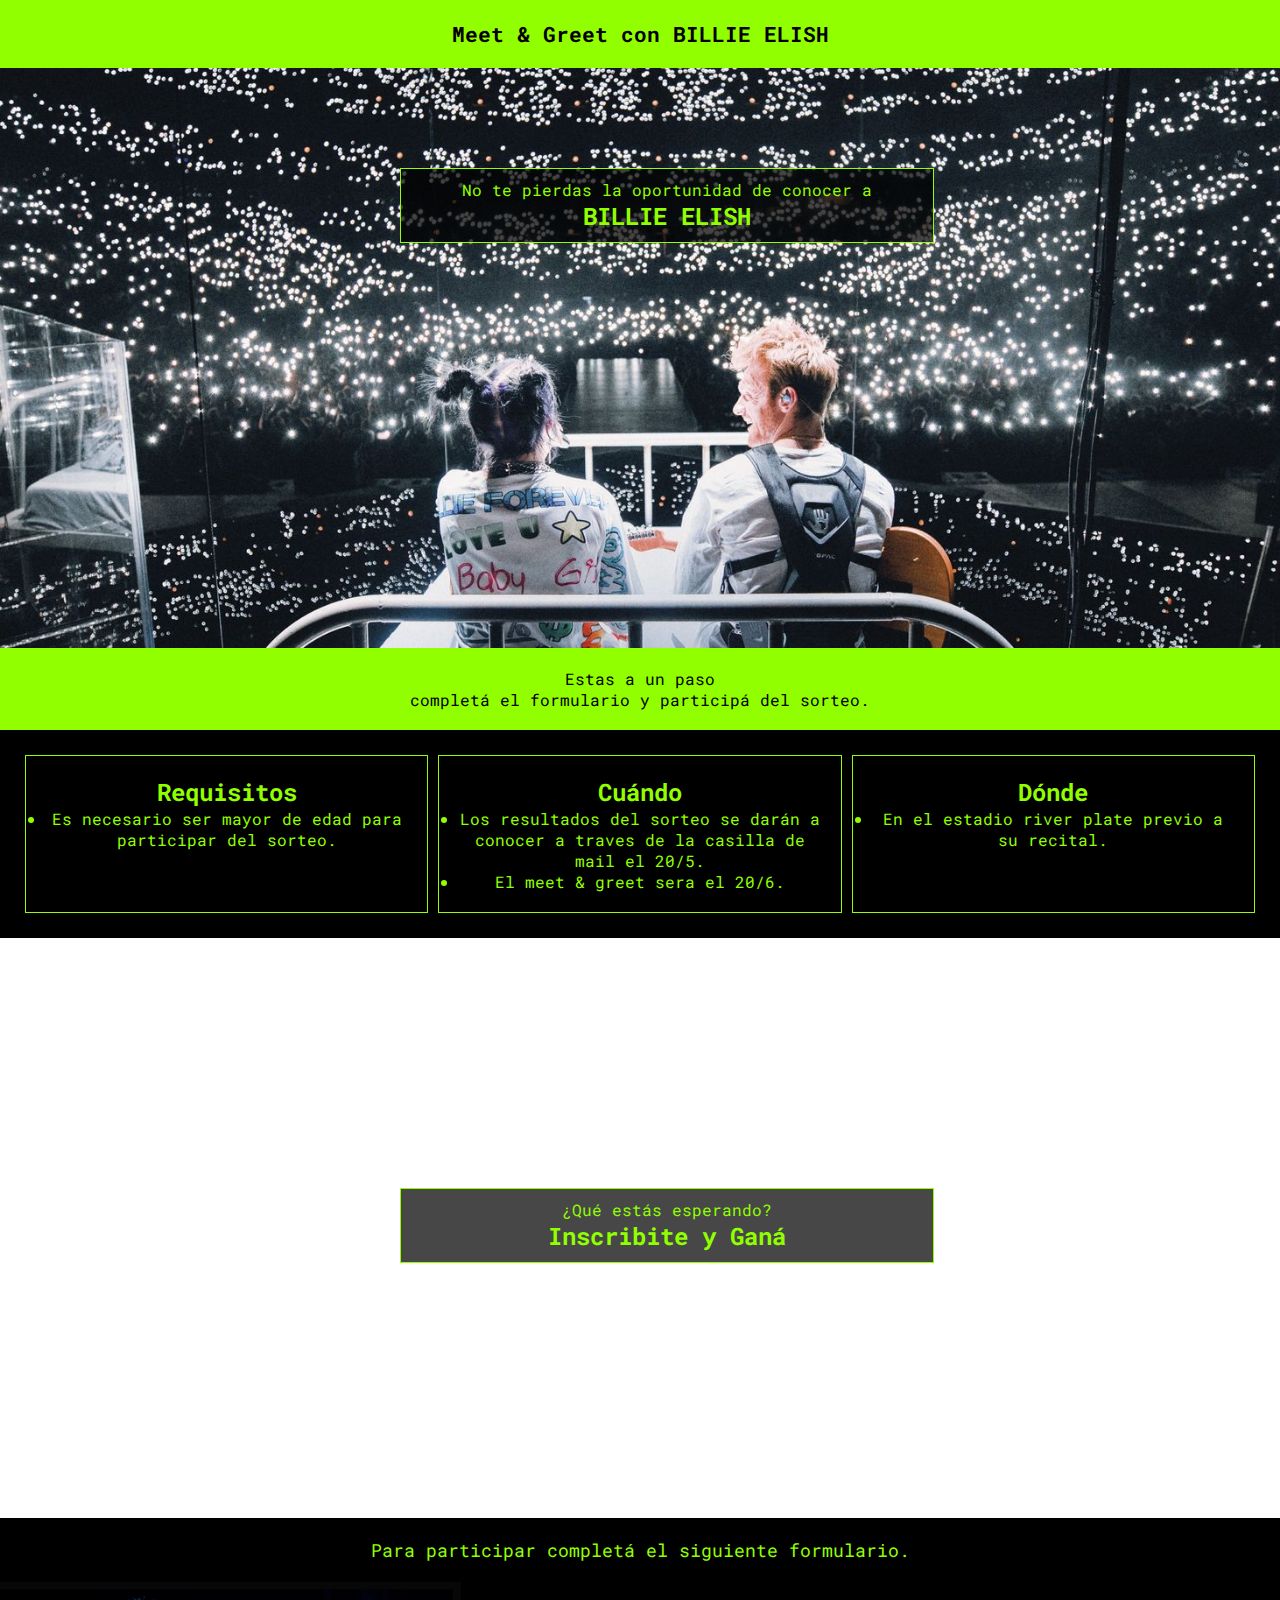
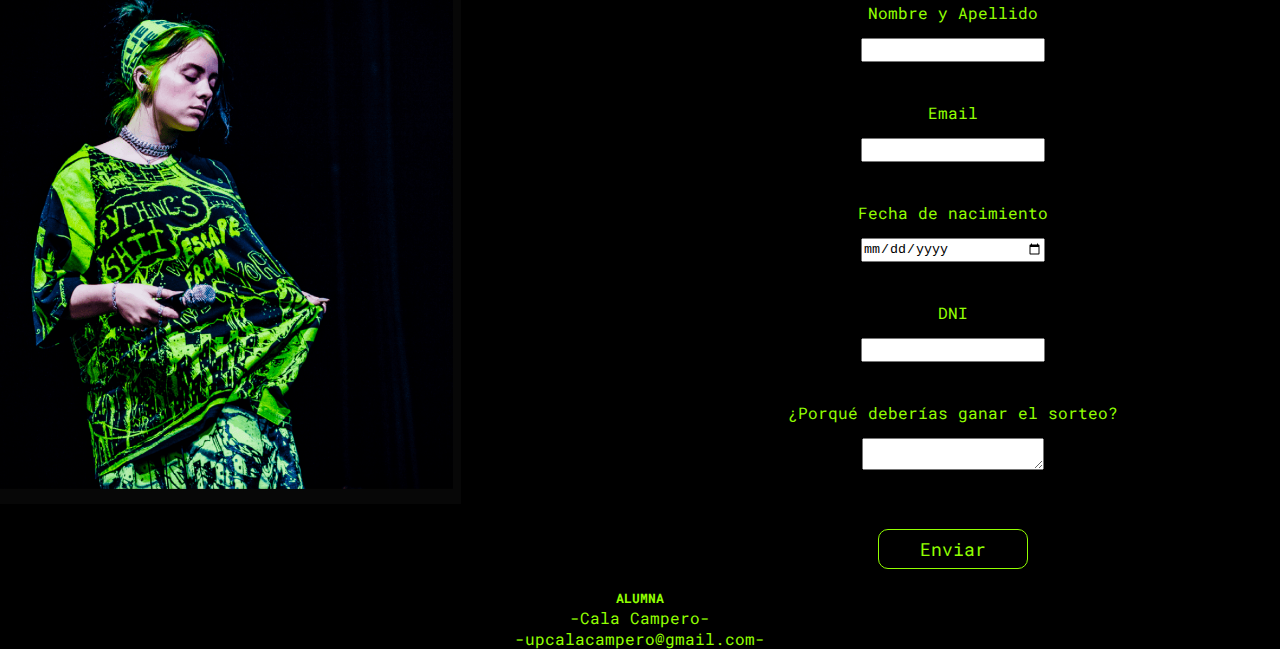
<file: meetbillie/index.html>
<!DOCTYPE html>
<html lang="en">
<head>
    <meta charset="UTF-8">
    <meta name="viewport" content="width=device-width, initial-scale=1.0">
    <title>Meet & Greet con Billie Elish</title>
    <link rel="preconnect" href="https://fonts.googleapis.com">
    <link rel="preconnect" href="https://fonts.gstatic.com" crossorigin>
    <link href="https://fonts.googleapis.com/css2?family=Roboto+Mono&display=swap" rel="stylesheet">
    <link rel="stylesheet" href="css/estilos.css">
</head>
<body>
    <header>
        <h3>Meet & Greet con BILLIE ELISH</h3>
    </header>

    <div class="fondoimagen1">
        <div class="texto1">
        <p> No te pierdas la oportunidad de conocer a </p>
        <h2>BILLIE ELISH </h2>
        </div>
    </div>

    <div class="pausa1">
        <p> Estas a un paso</p>
        <p>completá el formulario y participá del sorteo.</p>
    </div>

    <div class="info">
        <div> 
            <h2>Requisitos</h2>
            <li>Es necesario ser mayor de edad para participar del sorteo. </li>
        </div>    
        <div> 
            <h2>Cuándo</h2>
            <li>Los resultados del sorteo se darán a conocer a traves de la casilla de mail el 20/5.</li>
            <li>El meet & greet sera el 20/6.</li>
        </div>
        <div> 
            <h2>Dónde</h2>
            <li>En el estadio river plate previo a su recital.</li>
        </div>
    </div>
     
    <div class="fondoimagen2">
        <div class="texto2">
        <p> ¿Qué estás esperando? </p>
        <h2> Inscribite y Ganá </h2>
        </div>
    </div>

    <div class="pausa2">
        <p>Para participar completá el siguiente formulario. </p>  
    </div>

    <form action="respuesta.html" method="get">

        <div class="foto2">
            <img src="css/img/foto2.jpg" class="foto2" alt="m&tbillie">
        </div>

        <div class="formulario">
        <div>
            <label>
                <p> Nombre y Apellido </p>
                <input type="nombre" name="nombre" required>
            </label>
        </div>

        <div> 
            <label>    
                  <p> Email </p> 
                    <input type=”email” name=”email” required> 
            </label>  
        </div>

        <div>
            <label>
                <p>Fecha de nacimiento</p>
                <input type="date" name = “fecha” min = 1953-01-01 max=2005-01-01 required>
            </label>
        </div>

        <div>
            <label>
                <p> DNI </p>
                <input type="numbers" name="DNI" required>
            </label>
        </div>

        <div>
            <label>
                <P> ¿Porqué deberías ganar el sorteo? </p>
                <textarea name = “porque” class="porque" required> </textarea></p>
             </label>
        </div>

        <div> 
            <input type="submit" class="boton" value="Enviar" required>
        </div>
        </div>
    </form> 
   
</body>

<footer>
    <div>
        <h5>ALUMNA</h5>
        <p>-Cala Campero-</p>
        <p>-upcalacampero@gmail.com-</p>
    </div>
</footer>
</html>
</file>
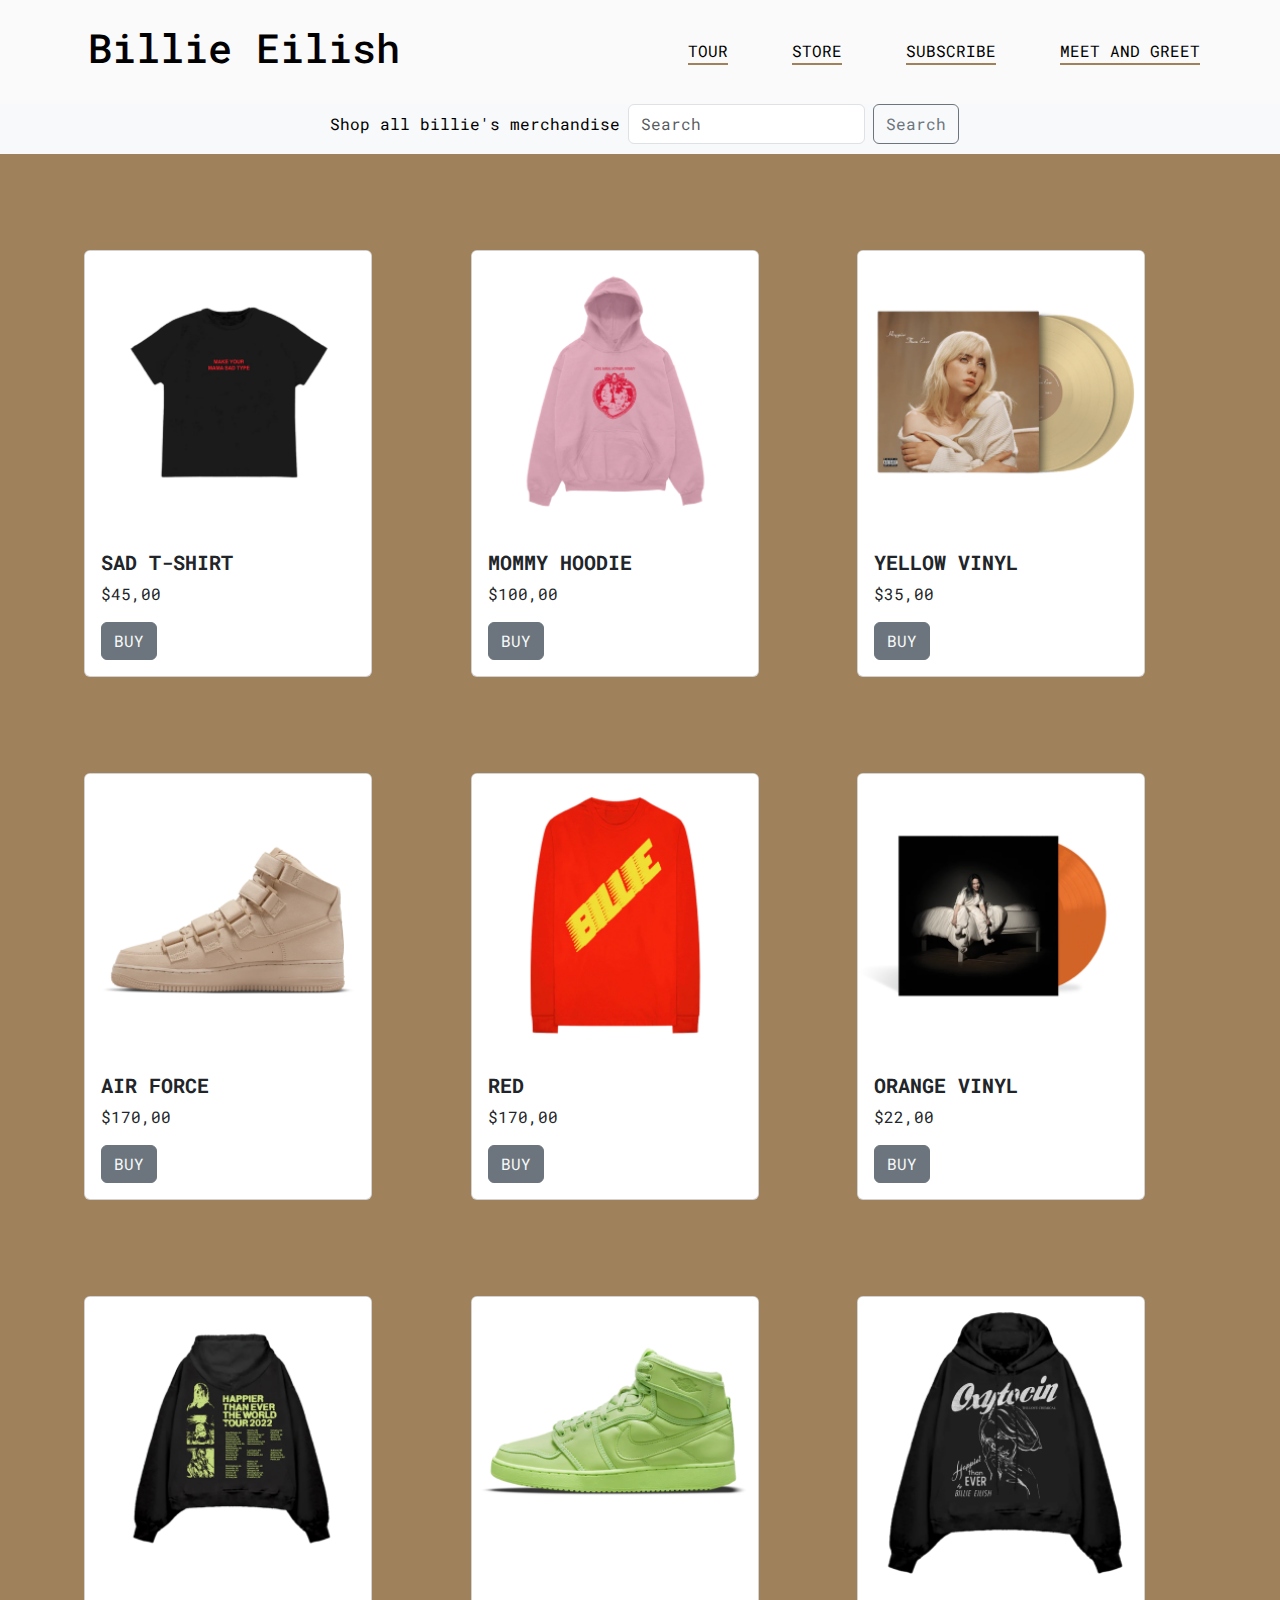
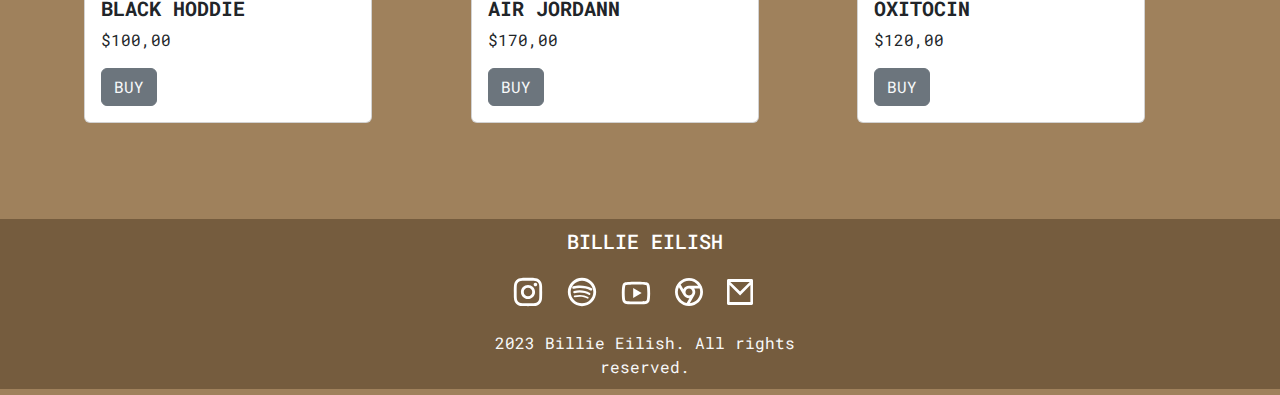
<file: store.html>
<!DOCTYPE html>
<html lang="en">
<head>
    <meta charset="UTF-8">
    <meta http-equiv="X-UA-Compatible" content="IE=edge">
    <meta name="viewport" content="width=device-width, initial-scale=1.0">
    <link rel="stylesheet" href="https://cdn.jsdelivr.net/npm/bootstrap@5.3.0/dist/css/bootstrap.min.css">
    <link rel="stylesheet" href="css/estilos.css">
    <title>Billie Eilish</title>
    <link rel="preconnect" href="https://fonts.googleapis.com">
    <link rel="preconnect" href="https://fonts.gstatic.com" crossorigin>
    <link href="https://fonts.googleapis.com/css2?family=Roboto+Mono&display=swap" rel="stylesheet">

</head>
<body>
  <header class="container-fluid barra1 ">
    <nav class="navbar navbar-expand-lg">
        <div class="container-fluid">
          <a class="navbar-brand logo p-3 ms-5" href="index.html">
            <h1> Billie Eilish </h1>
          </a>
          <button class="navbar-toggler" type="button" data-bs-toggle="collapse" data-bs-target="#navbarNavAltMarkup" 
          aria-controls="navbarNavAltMarkup" aria-expanded="false" aria-label="Toggle navigation">
            <span class="navbar-toggler-icon"></span>
          </button>
          <div class="collapse navbar-collapse justify-content-end" id="navbarNavAltMarkup">
            <div class="navbar-nav">
              <a class="nav-link active me-5" href="#tours">TOUR</a>
              <a class="nav-link active me-5" href="store.html">STORE</a>
              <a class="nav-link active me-5" href="suscribe.html">SUBSCRIBE</a>
              <a class="nav-link active me-5" href="meetbillie/index.html" target="_blank">MEET AND GREET</a>
            </div>
          </div>
        </div>
    </nav>
  </header>
    
    <div class="search bg-body-tertiary">
        <div class="container-fluid d-flex justify-content-center ">
          <a class="navbar-brand p-2">Shop all billie's merchandise</a>
          <form class="btnsearch d-flex" role="search">
            <input class="form-control me-2" type="search" placeholder="Search" aria-label="Search">
            <button class="btn btn-outline-secondary" type="submit">Search</button>
          </form>
        </div>
    </div>

    <section id="store" class="container-fluid">
      <div class="row gx-5 m-5">
        <div class="col-lg-4 col-md-6 col-sm-12  pt-5 pb-5">
          <div class="card" style="width: 18rem;">
            <img src="css/img/remera1.png" class="card-img-top" alt="storebillie">
            <div class="card-body">
              <h5 class="card-title">SAD T-SHIRT</h5>
              <p class="card-text">$45,00</p>
              <a href="#" class="btn text-light btn-secondary">BUY</a>
            </div>
          </div>
        </div>
        <div class="col-lg-4 col-md-6 col-sm-12  pt-5 pb-5">
          <div class="card" style="width: 18rem;">
          <img src="css/img/buzo1.png" class="card-img-top" alt="storebillie">
            <div class="card-body">
              <h5 class="card-title">MOMMY HOODIE</h5>
              <p class="card-text">$100,00</p>
              <a href="#" class="btn text-light btn-secondary">BUY</a>
            </div>
          </div>
        </div>
        <div class="col-lg-4 col-md-6 col-sm-12  pt-5 pb-5">
          <div class="card" style="width: 18rem;">
            <img src="css/img/disco1.png" class="card-img-top" alt="storebillie">
            <div class="card-body">
              <h5 class="card-title">YELLOW VINYL</h5>
              <p class="card-text">$35,00</p>
              <a href="#" class="btn text-light btn-secondary">BUY</a>
            </div>
          </div>
        </div>
        <div class="col-lg-4 col-md-6 col-sm-12  pt-5 pb-5">
          <div class="card" style="width: 18rem;">
            <img src="css/img/zapas1.png" class="card-img-top" alt="storebillie">
            <div class="card-body">
              <h5 class="card-title">AIR FORCE</h5>
              <p class="card-text">$170,00</p>
              <a href="#" class="btn text-light btn-secondary">BUY</a>
            </div>
          </div>
        </div>
        <div class="col-lg-4 col-md-6 col-sm-12  pt-5 pb-5">
          <div class="card" style="width: 18rem;">
            <img src="css/img/buzo4.png" class="card-img-top" alt="storebillie">
            <div class="card-body">
              <h5 class="card-title">RED</h5>
              <p class="card-text">$170,00</p>
              <a href="#" class="btn text-light btn-secondary">BUY</a>
            </div>
          </div>
        </div>
        <div class="col-lg-4 col-md-6 col-sm-12  pt-5 pb-5">
          <div class="card" style="width: 18rem;">
            <img src="css/img/disco2.png" class="card-img-top" alt="storebillie">
            <div class="card-body">
              <h5 class="card-title">ORANGE VINYL</h5>
              <p class="card-text">$22,00</p>
              <a href="#" class="btn text-light btn-secondary">BUY</a>
            </div>
          </div>
        </div>
        <div class="col-lg-4 col-md-6 col-sm-12  pt-5 pb-5">
          <div class="card" style="width: 18rem;">
            <img src="css/img/buzo2.png" class="card-img-top" alt="storebillie">
            <div class="card-body">
              <h5 class="card-title">BLACK HODDIE</h5>
              <p class="card-text">$100,00</p>
              <a href="#" class="btn text-light btn-secondary">BUY</a>
            </div>
          </div>
        </div>
        <div class="col-lg-4 col-md-6 col-sm-12  pt-5 pb-5">
          <div class="card" style="width: 18rem;">
            <img src="css/img/zapas2.png" class="card-img-top" alt="storebillie">
              <div class="card-body">
              <h5 class="card-title">AIR JORDANN</h5>
              <p class="card-text">$170,00</p>
              <a href="#" class="btn text-light btn-secondary">BUY</a>
            </div>
          </div>
        </div>
        <div class="col-lg-4 col-md-6 col-sm-12  pt-5 pb-5">
          <div class="card" style="width: 18rem;">
            <img src="css/img/buzo3.png" class="card-img-top" alt="storebillie">
             <div class="card-body">
              <h5 class="card-title">OXITOCIN</h5>
              <p class="card-text">$120,00</p>
              <a href="#" class="btn text-light btn-secondary">BUY</a>
            </div>
          </div>
        </div>
      </div>

    </section>
   




</body>

<footer class="bg1 text-light">
  <div class="container p-4"></div>
  <div class="container-fluid ">
      <div class="titulo text-center m-3 text-light">
      <a href="https://www.billieeilish.com/#/"  target="_blank"> <h5>BILLIE EILISH</h5></a>
      </div>
      <div class="redesfooter d-flex justify-content-center align-items-center pt-2 pb-4">
        <div class="pe-4">
          <a  href="https://www.instagram.com/billieeilish/" target="_blank">
              <img src="css/img/instagram.svg" alt="Instagram">
          </a>
        </div>
        <div class="pe-4">
          <a href="https://open.spotify.com/artist/6qqNVTkY8uBg9cP3Jd7DAH?si=R07MZWVcR2-jIknGakrWJg" target="_blank">
              <img src="css/img/spotify.svg" alt="Spotify">
          </a>
        </div>
        <div class="pe-4">
          <a  href="https://www.youtube.com/@BillieEilish/about" target="_blank">
              <img src="css/img/youtube.svg" alt="Youtube">
          </a>
        </div>
        <div class="pe-4">
          <a href="https://www.billieeilish.com/#/" target="_blank">
              <img src="css/img/google.svg" alt="Gmail">
          </a>
        </div>
        <div class="pe-4">
          <a href="mailto:billieeilish.com" target="_blank">
              <img src="css/img/mail.svg" alt="google">
          </a>
        </div>
    </div>
    <div class="contenidofooter text-center color1">
        <p>2023 Billie Eilish. All rights reserved.</p>
    </div>
  </div>
  <div class="container p-3"></div>
</footer>

<script src="https://cdn.jsdelivr.net/npm/bootstrap@5.3.0/dist/js/bootstrap.bundle.min.js"
integrity="sha384-geWF76RCwLtnZ8qwWowPQNguL3RmwHVBC9FhGdlKrxdiJJigb/j/68SIy3Te4Bkz" 
crossorigin="anonymous">
</script>
</html>
</file>
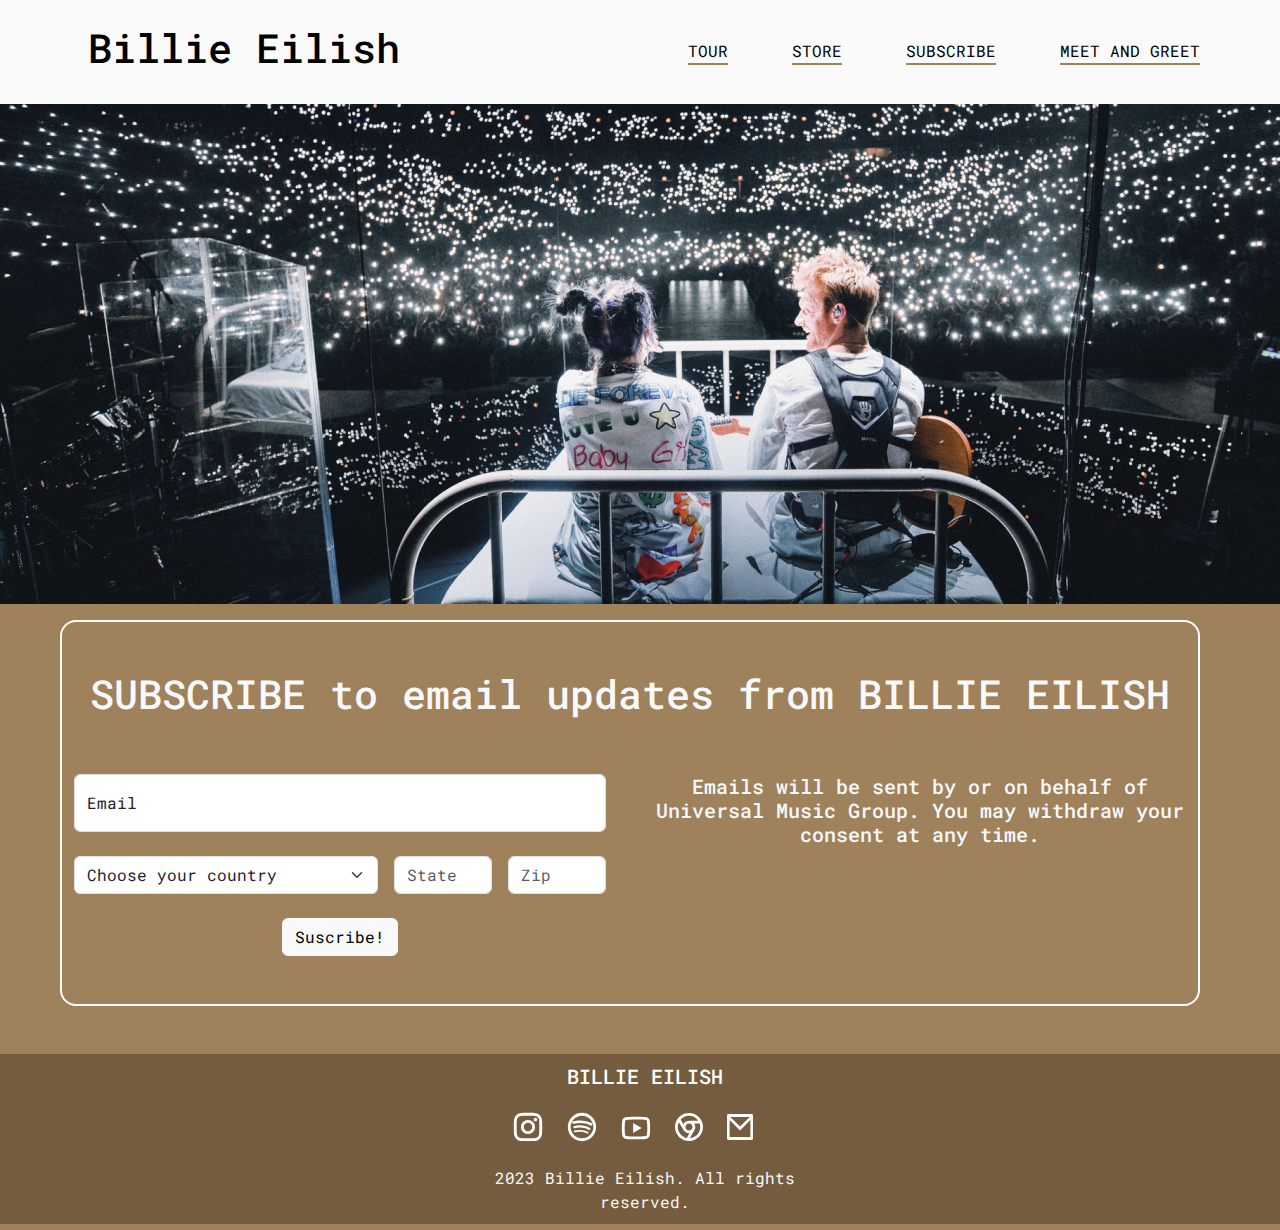
<file: suscribe.html>
<!DOCTYPE html>
<html lang="en">
<head>
    <meta charset="UTF-8">
    <meta http-equiv="X-UA-Compatible" content="IE=edge">
    <meta name="viewport" content="width=device-width, initial-scale=1.0">
    <link rel="stylesheet" href="https://cdn.jsdelivr.net/npm/bootstrap@5.3.0/dist/css/bootstrap.min.css">
    <link rel="stylesheet" href="css/estilos.css">
    <title>Billie Eilish</title>
    <link rel="preconnect" href="https://fonts.googleapis.com">
    <link rel="preconnect" href="https://fonts.gstatic.com" crossorigin>
    <link href="https://fonts.googleapis.com/css2?family=Roboto+Mono&display=swap" rel="stylesheet">

</head>
<body>
  <header class="container-fluid barra1 ">
    <nav class="navbar navbar-expand-lg">
        <div class="container-fluid">
          <a class="navbar-brand logo p-3 ms-5" href="index.html">
            <h1> Billie Eilish </h1>
          </a>
          <button class="navbar-toggler" type="button" data-bs-toggle="collapse" data-bs-target="#navbarNavAltMarkup" 
          aria-controls="navbarNavAltMarkup" aria-expanded="false" aria-label="Toggle navigation">
            <span class="navbar-toggler-icon"></span>
          </button>
          <div class="collapse navbar-collapse justify-content-end" id="navbarNavAltMarkup">
            <div class="navbar-nav">
              <a class="nav-link active me-5" href="#tours">TOUR</a>
              <a class="nav-link active me-5" href="store.html">STORE</a>
              <a class="nav-link active me-5" href="suscribe.html">SUBSCRIBE</a>
              <a class="nav-link active me-5" href="meetbillie/index.html" target="_blank">MEET AND GREET</a>
            </div>
          </div>
        </div>
    </nav>
</header>

</body>
<section id="imagenes">
    <div id="carouselExampleSlidesOnly" class="carousel slide" data-bs-ride="carousel">
        <div class="carousel-inner">
          <div class="carousel-item active">
            <img src="css/img/foto1.png" class="d-block " alt="sitiobillie">
          </div>
          <div class="carousel-item">
            <img src="css/img/foto2.png" class="d-block " alt="sitiobillie">
          </div>
          <div class="carousel-item">
            <img src="css/img/foto3.png" class="d-block " alt="sitiobillie">
          </div>
        </div>
      </div>
</section>

<section id="suscribe" class="container-fluid">
    <div class="container m-5 mt-3 border border-white border-2 rounded-4 ">
        <div class="row gx-5 gy-5 mb-5 mt-0"> 
          <div class="col-12 text-center text-light">
            <h1>SUBSCRIBE to email updates from BILLIE EILISH</h1>
          </div>
            <div class="col-md-6 col-sm-12">
                <div class="form">
                    <form name="contact" class="form-floating" netlify >
                        <input type="email" class="form-control" id="floatingInputValue" placeholder="name@example.com" required>
                        <label for="floatingInputValue">Email</label>
                            
                        <div class="row g-3 mt-2">
                            <div class="col-sm-7">
                                <div class="col-12">
                                <label class="visually-hidden" for="inlineFormSelectPref" required>Preference</label>
                                <select class="form-select" id="inlineFormSelectPref" required>
                                  <option selected>Choose your country</option>
                                  <option value="1">Argentina</option>
                                  <option value="2">USA</option>
                                  <option value="3">Spain</option>
                                </select>
                              </div>
                            </div>
                            <div class="col-sm">
                              <input type="text" class="form-control" placeholder="State" aria-label="State " required>
                            </div>
                            <div class="col-sm justify-content-center">
                              <input type="text" class="form-control" placeholder="Zip" aria-label="Zip" required>
                            </div>
                          </div>
                          <div class="col-12 mt-4 text-center">
                            <button type="submit" class="btn btn-light">Suscribe!</button>
                          </div>
                      </form>
                </div>    
            </div>
            <div class="col-md-6 col-sm-12">
                <div class="info text-light text-center" style="font-weight: bold">
                    <h5>Emails will be sent by or on behalf of Universal Music Group. You may withdraw your consent at any time. </h5>
                </div>    
            </div>

        </div>
    </div>


</section>


  <footer class="bg1 text-light">
    <div class="container p-4"></div>
    <div class="container-fluid ">
        <div class="titulo text-center m-3 text-light">
        <a href="https://www.billieeilish.com/#/"  target="_blank"> <h5>BILLIE EILISH</h5></a>
        </div>
        <div class="redesfooter d-flex justify-content-center align-items-center pt-2 pb-4">
          <div class="pe-4">
            <a  href="https://www.instagram.com/billieeilish/" target="_blank">
                <img src="css/img/instagram.svg" alt="Instagram">
            </a>
          </div>
          <div class="pe-4">
            <a href="https://open.spotify.com/artist/6qqNVTkY8uBg9cP3Jd7DAH?si=R07MZWVcR2-jIknGakrWJg" target="_blank">
                <img src="css/img/spotify.svg" alt="Spotify">
            </a>
          </div>
          <div class="pe-4">
            <a  href="https://www.youtube.com/@BillieEilish/about" target="_blank">
                <img src="css/img/youtube.svg" alt="Youtube">
            </a>
          </div>
          <div class="pe-4">
            <a href="https://www.billieeilish.com/#/" target="_blank">
                <img src="css/img/google.svg" alt="Gmail">
            </a>
          </div>
          <div class="pe-4">
            <a href="mailto:billieeilish.com" target="_blank">
                <img src="css/img/mail.svg" alt="google">
            </a>
          </div>
      </div>
      <div class="contenidofooter text-center color1">
          <p>2023 Billie Eilish. All rights reserved.</p>
      </div>
    </div>
    <div class="container p-3"></div>
  </footer>

<script src="https://cdn.jsdelivr.net/npm/bootstrap@5.3.0/dist/js/bootstrap.bundle.min.js"
integrity="sha384-geWF76RCwLtnZ8qwWowPQNguL3RmwHVBC9FhGdlKrxdiJJigb/j/68SIy3Te4Bkz" 
crossorigin="anonymous">
</script>
</html>
</file>
<file: meetbillie/css/estilos.css>
*{margin : 0 ; padding: 0}

body{ font-family: 'Roboto Mono', monospace;}
header{ background-size : 100% auto ; background-color: rgb(145, 255, 0); 
    color:rgb(0, 0, 0);height: auto;text-align: center; justify-content: center; padding: 20px; font-size: large;}


.fondoimagen1{position: relative;  background-attachment: fixed; text-align: center; justify-content: center; align-items: center;
    background-image: url('img/fondo1.jpg'); background-size : cover; min-height: 20vh;
    background-repeat : no-repeat ; background-position: center ; padding: 0 0 400px 0; text-decoration: none;} 

.texto1{color:rgb(145, 255, 0);justify-content: right; text-align: center; border: solid 1.5px; 
    padding: 10px; width: 40%; margin:auto; margin-top:140px; background-color: rgba(0, 0, 0, 0.723);position: absolute; 
    margin-left: 400px ;margin-top: 100px;}

.pausa1{ background-size : 100% auto ; background-color: rgb(145, 255, 0); 
    color:rgb(0, 0, 0);height: auto;text-align: center; justify-content: center;padding: 20px}

.info{display:flex; color: rgb(145, 255, 0) ; text-align: center; padding: 20px; width: auto; 
        margin:auto;  background-color: rgb(0, 0, 0);}
.info div{width: 33.3%; margin:5px; border: solid 1.5px; border-color:rgb(145, 255, 0); padding: 20px;}


.fondoimagen2{position: relative;  background-attachment: fixed; 
    background-image: url('img/foto3.jpg'); background-size : cover; min-height: 20vh;
    background-repeat : no-repeat ; background-position: center ; padding: 0 0 400px 0;}

.texto2{color:rgb(145, 255, 0);justify-content: left; text-align: center; border: solid 1.5px; 
        padding: 10px; width: 40%;margin: auto; position: absolute; margin-left: 400px ;margin-top: 250px; 
        background-color:  rgba(0, 0, 0, 0.723);}

.pausa2{background-size : 100% auto ; background-color: black; 
        color:rgb(145, 255, 0);height: auto;text-align: center; justify-content: center;padding: 20px; font-size: large;}

form{display: flex; background-color: black; color: rgb(145, 255, 0);}

.foto2{ justify-content: left; align-items: left; width: 60%}

.formulario div {text-align: center; justify-content: center; align-items: center;
      padding: 20px;  margin-right: 50px;   margin: auto}

input{width: 180px; height: 20px; margin-top: 15px;}

.porque{margin-top: 15px;width: 180px}

.boton{font-size: large; font-family: 'Roboto Mono', monospace; border: solid 1.5px; 
     border-color: rgb(145, 255, 0); border-radius: 10px;
    color:rgb(145, 255, 0); background-color: black; padding: 6px;justify-content: center;width: 150px; height: 40px;}

input[type=submit]:hover{background-color :rgb(112, 110, 110)} 


footer{text-align: center; background-color: black; color: rgb(145, 255, 0);}

@media(max-width: 480px) {  
    .fondoimagen1{width: 100%; }
    .texto1{width: 60%; margin: 40% 20%; left: 0; font-size: medium;}

    .fondoimagen2{width: 100%; }
    .texto2{width: 60%; margin: 60% 20%; left: 0; font-size: medium;}

    .info{flex-flow: wrap;}
    .info div{width: 100%; margin: 20px;}

    .pausa1{font-size: 19px;}
    .pausa2{font-size: 19px;}

    form{flex-flow: wrap;}
    .foto2{width: 100%; }
    .formulario{ display: flex; flex-direction: column;margin: auto; justify-content: center; text-align: center;}
    .formulario div{  margin-left: 100px }
    .porque{display: flex;align-items: center;}
    

    footer{padding: auto;}

}
</file>
<file: css/estilos.css>
*{margin: 0;padding:0}

@keyframes anim1{
    0%{
        transform: scale(-0);
    }
    50%{
        transform: scale(0);
    }
    100%{
        transform: scale(1);
    }
}
@keyframes anim3 {
    0%{
        opacity: 0;
    }
    100%{
        opacity: 1;
    }
}
body{ font-family: 'Roboto Mono', monospace; 
    background-color:rgb(159, 129, 92); 
    }

.barra1{ background:rgb(250, 250, 250);
    }
    
.header{
    padding: 2em;
    }

.logo{
    color: rgb(0, 0, 0);
}
.search{
    color: #000000;
    height: 50px;
}

nav h1{
    color: rgb(0, 0, 0);
}
.navbar-nav a{
    color: rgb(159, 129, 92);
}
.navbar{
    color: rgb(159, 129, 92);
    animation-name: anim1; 
    animation-duration: 3s;
    animation-delay:0s;
}
.navbar-nav a::after{ content: "";
    display: block; 
   background:rgb(159, 129, 92);
   width: 100%; 
   height: 2px;
   clip-path: var(--clippy);
   transition: all .3s; }

.navbar-nav a:hover{ 
    --clippy: polygon(0 0, 0 0, 0 100%, 0% 100%);
}
.navbar-nav{ 
    animation-name: anim3; 
    animation-duration: 3s;
    animation-delay:0s }

.card-body a{
    text-decoration: none; 
    color: black;
}
.card-title{
    font-weight: bold;
}
a {text-decoration: none; }
a :hover{
    opacity: 0.5
}
.tours{
    color: rgb(255, 250, 250);
    text-align: center;
    font-weight: bold;
    background-color:rgb(117, 92, 62);
  
}
.border ul{
    color:white; 

}
.fondoimagen1{position: relative; 
    height: 100vh;
    background-image: url('img/fondo1.png');
    background-size: cover;
    background-position: center;
    display: flex;
    align-items: center;
    justify-content: center;} 
.texto1{
    color:white;
}
.nombre{width: 33.3%; 
    margin-top:20px;
    animation-name: anim1; 
    animation-duration: 3s;
    animation-delay:0s;
}
.nombre a{
    text-decoration: none;
    color: white;
    justify-content: center;
    }
.nombre h1{
    transition: all 0.5s ease;
}
.nombre h1:hover{
    opacity: 0.5;   
    transform: scale(1.5) ;
    transform-origin: top left;
}
.redes {
    width: 20%;
    display: flex;
    justify-content: space-evenly;
    align-items: center;
    animation-name: anim1; 
    animation-duration: 3s;
    animation-delay:0s;
}
.redes img{
    transition: all 0.5s ease;
    width: 120%;
}
.redes img:hover{opacity: 0.5;
    transform: scale(2) ;
    transform-origin: top center;
}
.info{
    font-weight: bold;
}
.bg1{
    background: rgb(117, 92, 62);
    height: 170px;
}
.titulo a{
    color: white;
}
footer{background-color:rgb(117, 92, 62);
    color: black;
    display: flex; 
    height: 100px; 
    justify-content: space-evenly;
    align-items: center;
    margin: 0;
}
</file>
